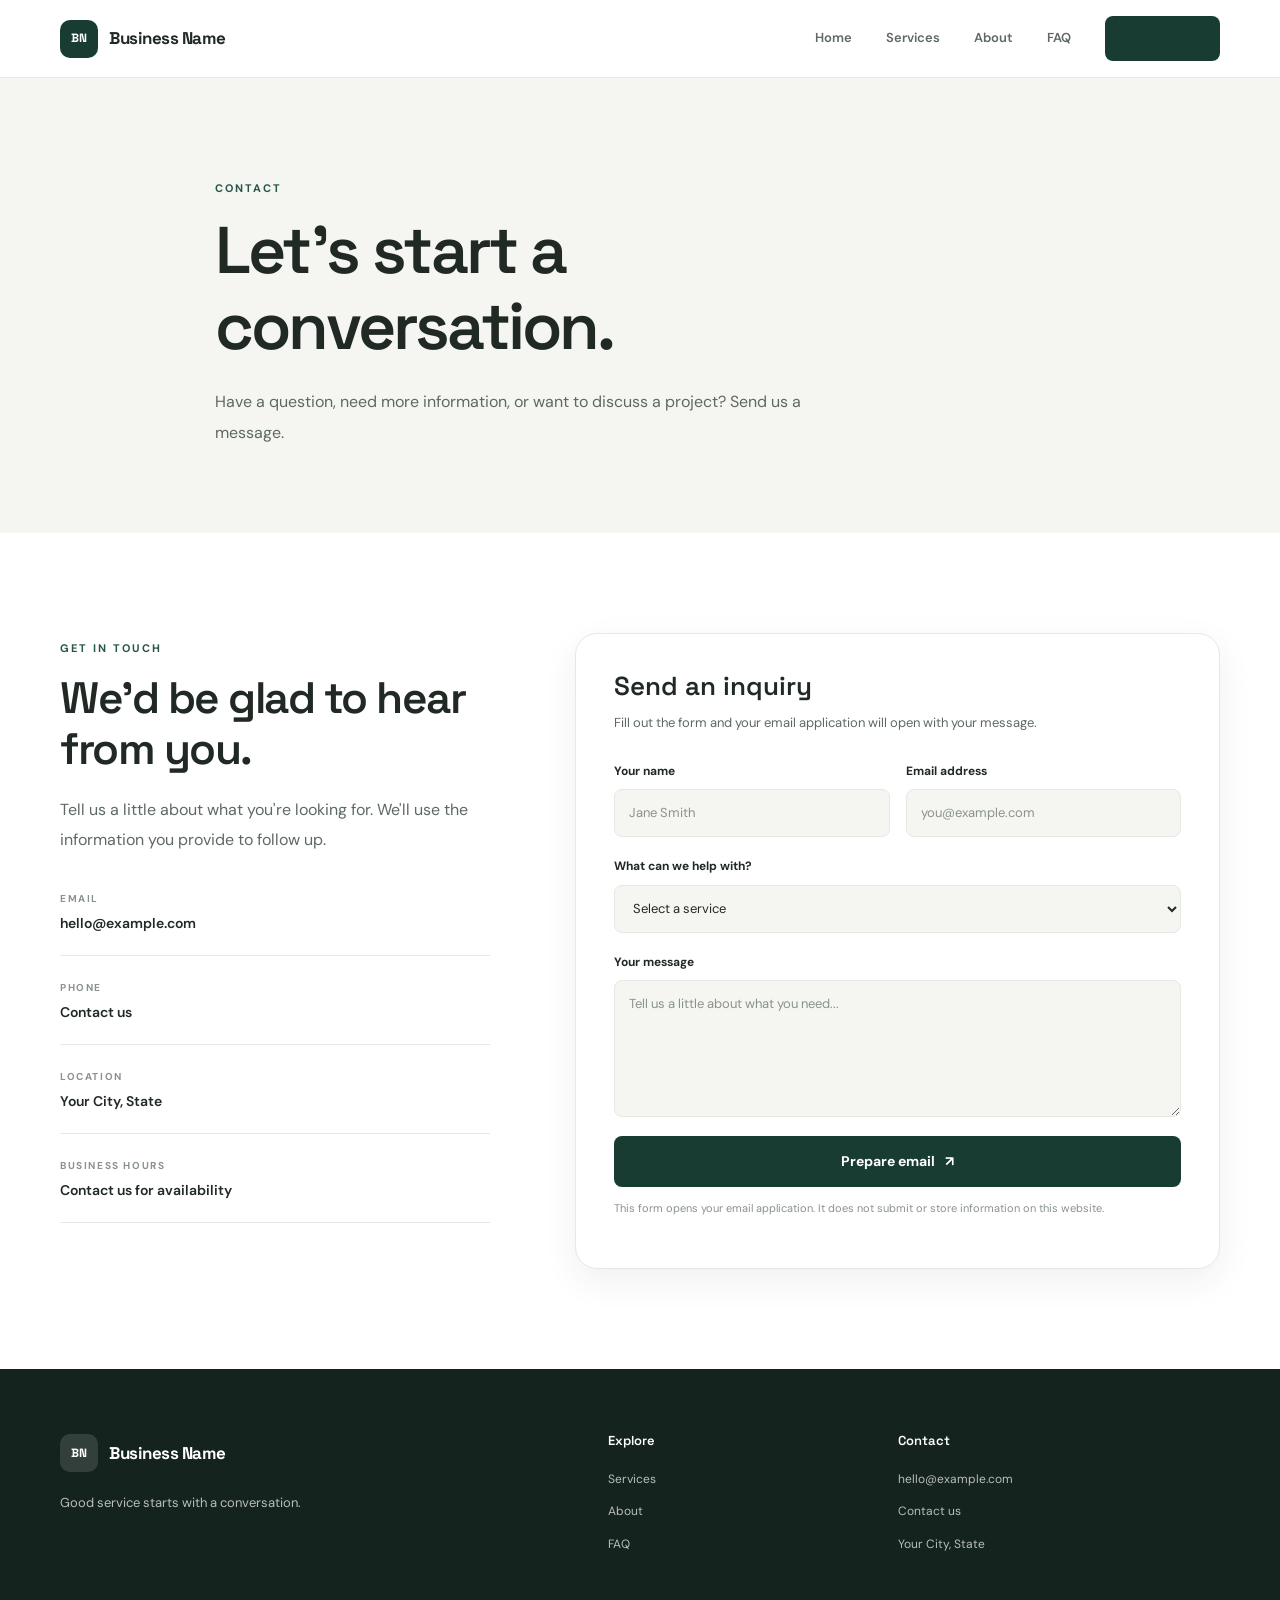
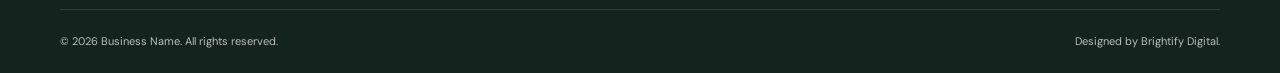
<file: contact.html>
<!DOCTYPE html>
<html lang="en">
<head>
    <meta charset="UTF-8">
    <meta name="viewport" content="width=device-width, initial-scale=1.0">

    <title>Contact | Business Name</title>
    <meta name="description" content="Contact our business with a question or service inquiry.">

    <link rel="preconnect" href="https://fonts.googleapis.com">
    <link rel="preconnect" href="https://fonts.gstatic.com" crossorigin>
    <link
        href="https://fonts.googleapis.com/css2?family=DM+Sans:wght@400;500;600;700&family=Space+Grotesk:wght@400;500;600;700&display=swap"
        rel="stylesheet"
    >

    <link rel="stylesheet" href="style.css">
    <script src="script.js" defer></script>
</head>

<body>
    <header class="site-header">
        <div class="container nav-container">
            <a class="brand" href="index.html">
                <span class="brand-mark" data-brand-initials>BN</span>
                <span data-business-name>Business Name</span>
            </a>

            <button class="menu-toggle" type="button" aria-label="Open navigation"
                aria-expanded="false" aria-controls="primary-navigation">
                <span></span><span></span>
            </button>

            <nav class="main-nav" id="primary-navigation">
                <a href="index.html">Home</a>
                <a href="services.html">Services</a>
                <a href="about.html">About</a>
                <a href="faq.html">FAQ</a>
                <a href="contact.html" class="nav-cta active">Get in touch</a>
            </nav>
        </div>
    </header>

    <main>
        <section class="page-hero">
            <div class="container page-hero-content">
                <span class="eyebrow">CONTACT</span>
                <h1>Let's start a conversation.</h1>
                <p>
                    Have a question, need more information, or want to discuss a
                    project? Send us a message.
                </p>
            </div>
        </section>

        <section class="section-padding">
            <div class="container contact-grid">
                <div class="contact-details">
                    <span class="eyebrow">GET IN TOUCH</span>
                    <h2>We'd be glad to hear from you.</h2>
                    <p>
                        Tell us a little about what you're looking for. We'll use
                        the information you provide to follow up.
                    </p>

                    <div class="contact-detail-item">
                        <span class="detail-label">EMAIL</span>
                        <a data-email-link href="mailto:hello@example.com" data-email>
                            hello@example.com
                        </a>
                    </div>

                    <div class="contact-detail-item">
                        <span class="detail-label">PHONE</span>
                        <a data-phone-link href="tel:+10000000000" data-phone>
                            Add phone number
                        </a>
                    </div>

                    <div class="contact-detail-item">
                        <span class="detail-label">LOCATION</span>
                        <span data-location>Business location</span>
                    </div>

                    <div class="contact-detail-item">
                        <span class="detail-label">BUSINESS HOURS</span>
                        <span data-hours>Contact us for availability</span>
                    </div>
                </div>

                <div class="contact-form-card">
                    <h2>Send an inquiry</h2>
                    <p>Fill out the form and your email application will open with your message.</p>

                    <form id="contact-form">
                        <div class="form-row">
                            <div class="form-field">
                                <label for="contact-name">Your name</label>
                                <input
                                    type="text"
                                    id="contact-name"
                                    name="name"
                                    placeholder="Jane Smith"
                                    required
                                >
                            </div>

                            <div class="form-field">
                                <label for="contact-email">Email address</label>
                                <input
                                    type="email"
                                    id="contact-email"
                                    name="email"
                                    placeholder="you@example.com"
                                    required
                                >
                            </div>
                        </div>

                        <div class="form-field">
                            <label for="contact-service">What can we help with?</label>
                            <select id="contact-service" name="service">
                                <option value="">Select a service</option>
                                <option value="General inquiry">General inquiry</option>
                                <option value="Services and pricing">Services and pricing</option>
                                <option value="Project discussion">Project discussion</option>
                                <option value="Other">Something else</option>
                            </select>
                        </div>

                        <div class="form-field">
                            <label for="contact-message">Your message</label>
                            <textarea
                                id="contact-message"
                                name="message"
                                rows="5"
                                placeholder="Tell us a little about what you need..."
                                required
                            ></textarea>
                        </div>

                        <button type="submit" class="button button-dark button-full">
                            Prepare email <span aria-hidden="true">↗</span>
                        </button>

                        <p class="form-disclaimer">
                            This form opens your email application. It does not
                            submit or store information on this website.
                        </p>

                        <p id="form-status" class="form-status" aria-live="polite"></p>
                    </form>
                </div>
            </div>
        </section>
    </main>

    <footer class="site-footer">
        <div class="container footer-main">
            <div class="footer-brand">
                <a class="brand brand-footer" href="index.html">
                    <span class="brand-mark" data-brand-initials>BN</span>
                    <span data-business-name>Business Name</span>
                </a>
                <p data-footer-description>Good service starts with a conversation.</p>
            </div>

            <div class="footer-column">
                <h3>Explore</h3>
                <a href="services.html">Services</a>
                <a href="about.html">About</a>
                <a href="faq.html">FAQ</a>
            </div>

            <div class="footer-column">
                <h3>Contact</h3>
                <a data-email-link href="mailto:hello@example.com" data-email>hello@example.com</a>
                <a data-phone-link href="tel:+10000000000" data-phone>Add phone number</a>
                <span data-location>Business location</span>
            </div>
        </div>

        <div class="container footer-bottom">
            <p>© <span data-current-year></span> <span data-business-name>Business Name</span>. All rights reserved.</p>
            <p>Designed by Brightify Digital.</p>
        </div>
    </footer>
</body>
</html>
</file>
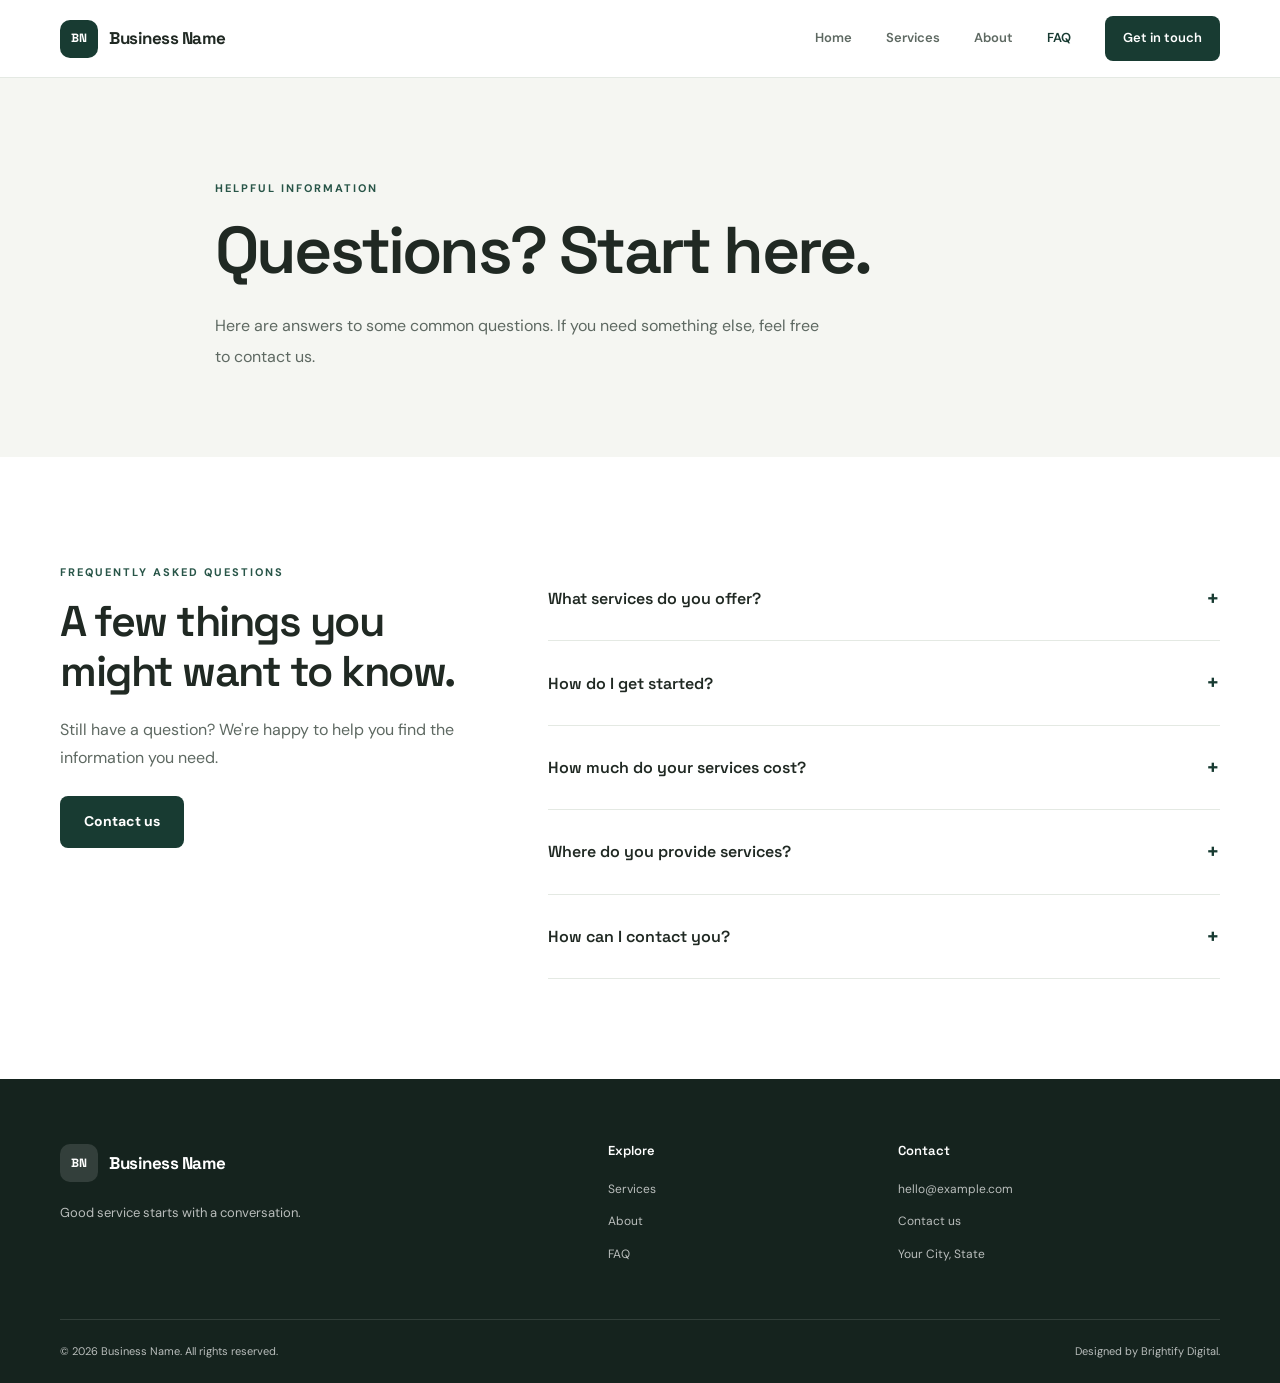
<file: faq.html>
<!DOCTYPE html>
<html lang="en">
<head>
    <meta charset="UTF-8">
    <meta name="viewport" content="width=device-width, initial-scale=1.0">

    <title>FAQ | Business Name</title>
    <meta name="description" content="Find answers to common questions about our services and business.">

    <link rel="preconnect" href="https://fonts.googleapis.com">
    <link rel="preconnect" href="https://fonts.gstatic.com" crossorigin>
    <link
        href="https://fonts.googleapis.com/css2?family=DM+Sans:wght@400;500;600;700&family=Space+Grotesk:wght@400;500;600;700&display=swap"
        rel="stylesheet"
    >

    <link rel="stylesheet" href="style.css">
    <script src="script.js" defer></script>
</head>

<body>
    <header class="site-header">
        <div class="container nav-container">
            <a class="brand" href="index.html">
                <span class="brand-mark" data-brand-initials>BN</span>
                <span data-business-name>Business Name</span>
            </a>

            <button class="menu-toggle" type="button" aria-label="Open navigation"
                aria-expanded="false" aria-controls="primary-navigation">
                <span></span><span></span>
            </button>

            <nav class="main-nav" id="primary-navigation">
                <a href="index.html">Home</a>
                <a href="services.html">Services</a>
                <a href="about.html">About</a>
                <a href="faq.html" class="active">FAQ</a>
                <a href="contact.html" class="nav-cta">Get in touch</a>
            </nav>
        </div>
    </header>

    <main>
        <section class="page-hero">
            <div class="container page-hero-content">
                <span class="eyebrow">HELPFUL INFORMATION</span>
                <h1>Questions? Start here.</h1>
                <p>
                    Here are answers to some common questions. If you need
                    something else, feel free to contact us.
                </p>
            </div>
        </section>

        <section class="section-padding">
            <div class="container faq-layout">
                <div class="faq-intro">
                    <span class="eyebrow">FREQUENTLY ASKED QUESTIONS</span>
                    <h2>A few things you might want to know.</h2>
                    <p>
                        Still have a question? We're happy to help you find the
                        information you need.
                    </p>

                    <a href="contact.html" class="button button-dark">
                        Contact us
                    </a>
                </div>

                <div class="faq-list" id="faq-list">
                    <!-- FAQ items are generated from script.js. -->
                </div>
            </div>
        </section>
    </main>

    <footer class="site-footer">
        <div class="container footer-main">
            <div class="footer-brand">
                <a class="brand brand-footer" href="index.html">
                    <span class="brand-mark" data-brand-initials>BN</span>
                    <span data-business-name>Business Name</span>
                </a>
                <p data-footer-description>Good service starts with a conversation.</p>
            </div>

            <div class="footer-column">
                <h3>Explore</h3>
                <a href="services.html">Services</a>
                <a href="about.html">About</a>
                <a href="faq.html">FAQ</a>
            </div>

            <div class="footer-column">
                <h3>Contact</h3>
                <a data-email-link href="mailto:hello@example.com" data-email>hello@example.com</a>
                <a data-phone-link href="tel:+10000000000" data-phone>Add phone number</a>
                <span data-location>Business location</span>
            </div>
        </div>

        <div class="container footer-bottom">
            <p>© <span data-current-year></span> <span data-business-name>Business Name</span>. All rights reserved.</p>
            <p>Designed by Brightify Digital.</p>
        </div>
    </footer>
</body>
</html>
</file>
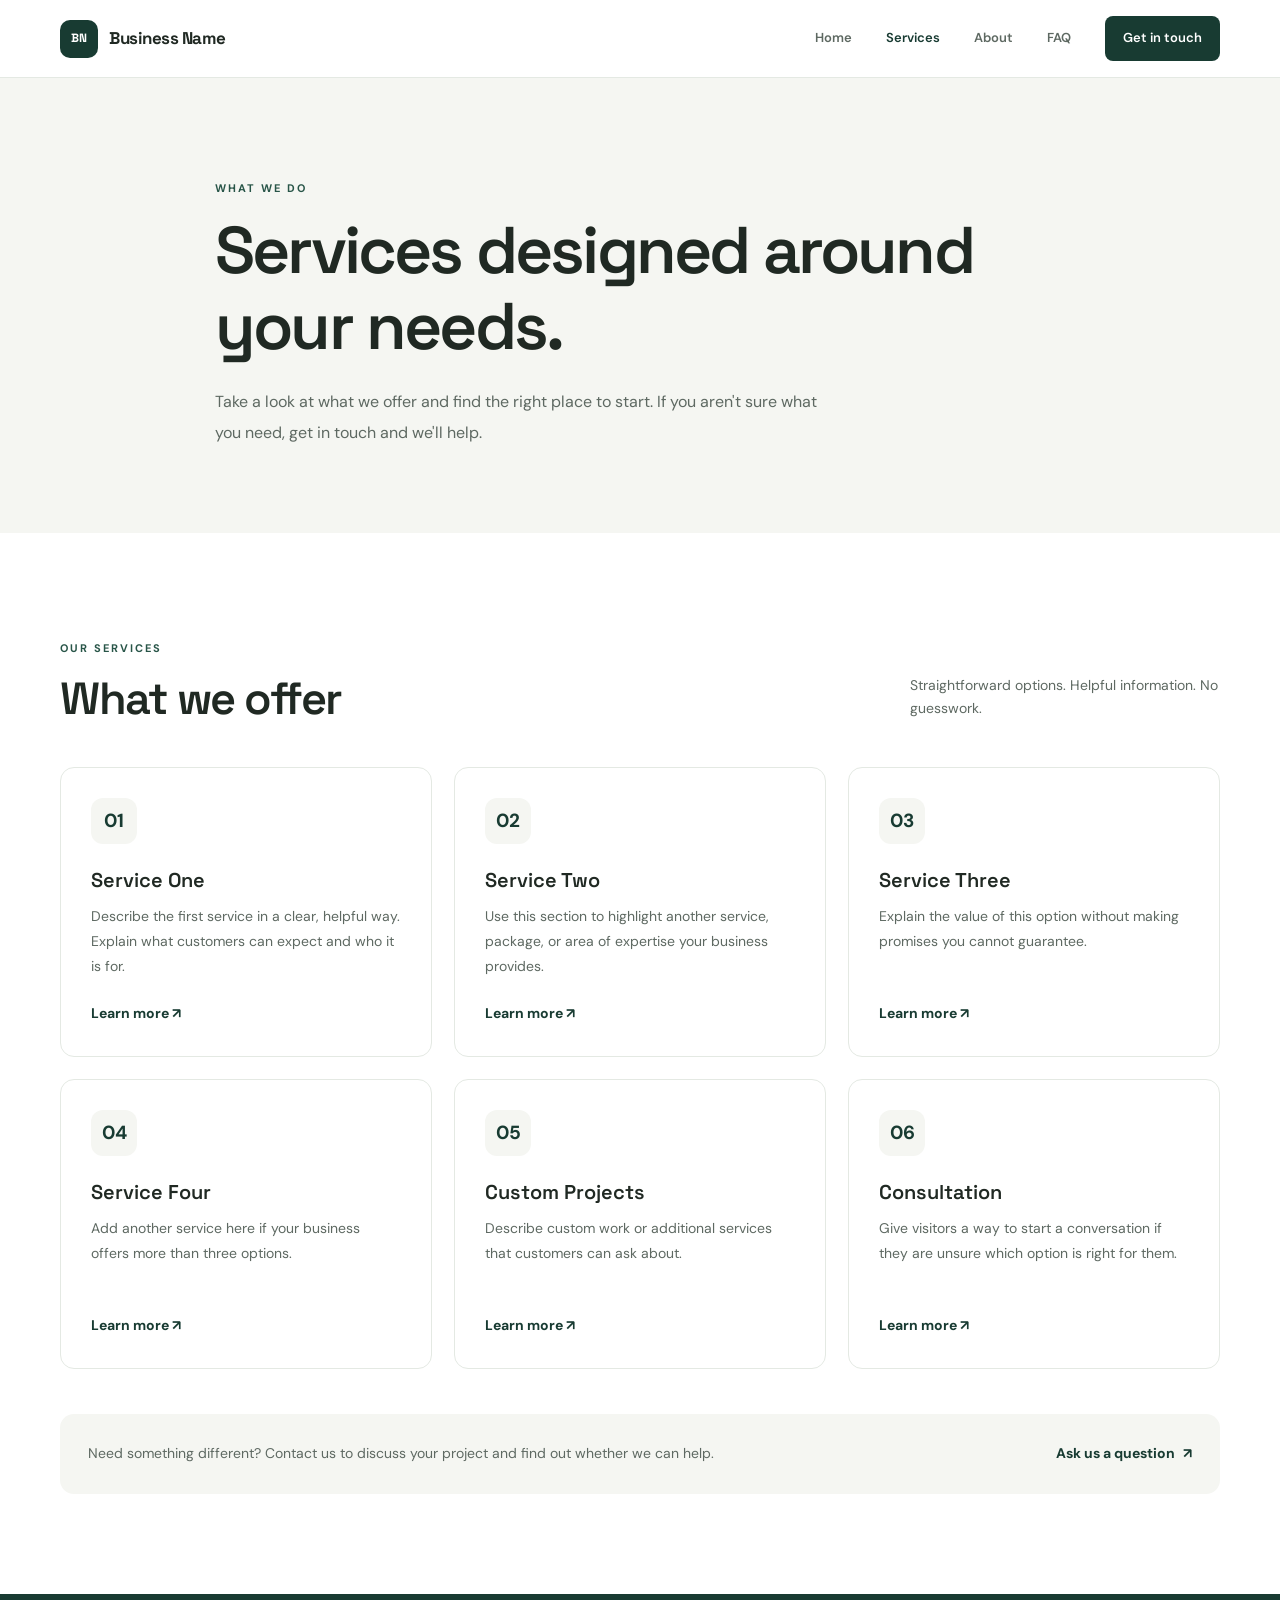
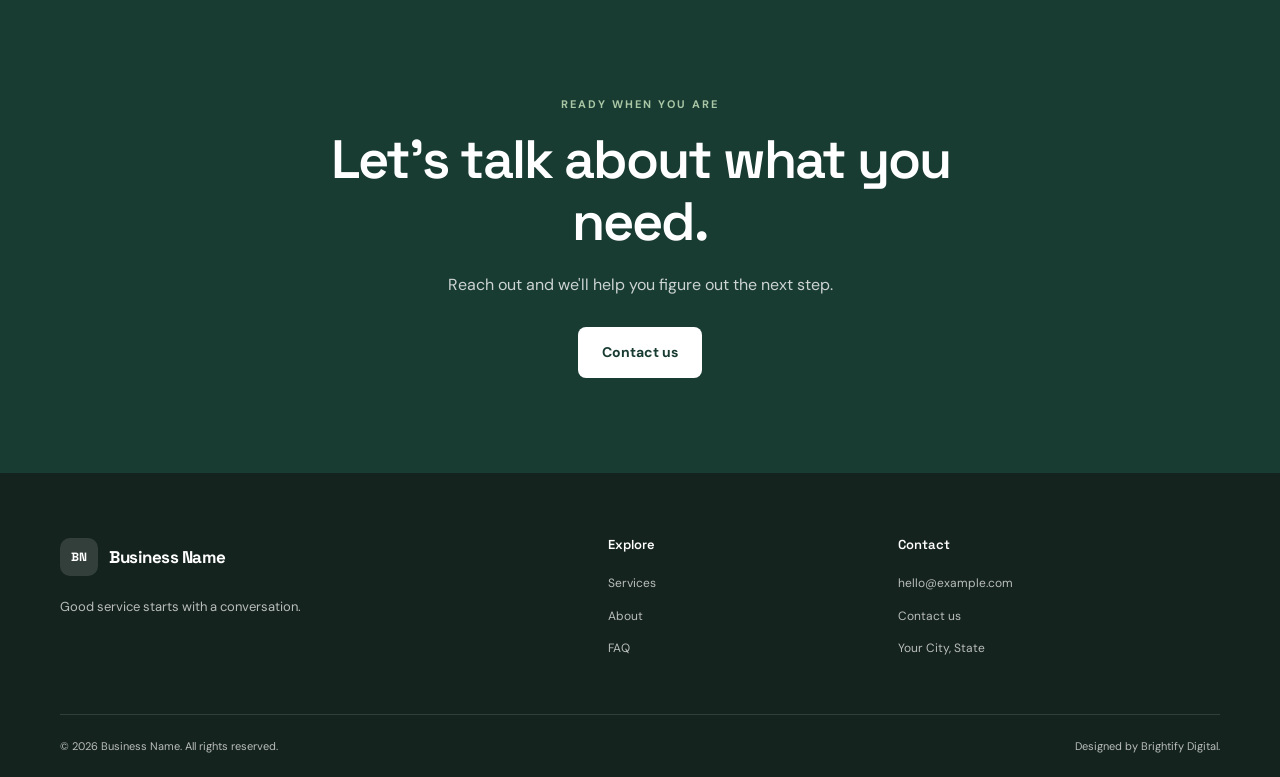
<file: services.html>
<!DOCTYPE html>
<html lang="en">
<head>
    <meta charset="UTF-8">
    <meta name="viewport" content="width=device-width, initial-scale=1.0">

    <title>Services | Business Name</title>
    <meta name="description" content="Explore the services offered by our business.">

    <link rel="preconnect" href="https://fonts.googleapis.com">
    <link rel="preconnect" href="https://fonts.gstatic.com" crossorigin>
    <link
        href="https://fonts.googleapis.com/css2?family=DM+Sans:wght@400;500;600;700&family=Space+Grotesk:wght@400;500;600;700&display=swap"
        rel="stylesheet"
    >

    <link rel="stylesheet" href="style.css">
    <script src="script.js" defer></script>
</head>

<body>
    <header class="site-header">
        <div class="container nav-container">
            <a class="brand" href="index.html">
                <span class="brand-mark" data-brand-initials>BN</span>
                <span data-business-name>Business Name</span>
            </a>

            <button class="menu-toggle" type="button" aria-label="Open navigation"
                aria-expanded="false" aria-controls="primary-navigation">
                <span></span><span></span>
            </button>

            <nav class="main-nav" id="primary-navigation">
                <a href="index.html">Home</a>
                <a href="services.html" class="active">Services</a>
                <a href="about.html">About</a>
                <a href="faq.html">FAQ</a>
                <a href="contact.html" class="nav-cta">Get in touch</a>
            </nav>
        </div>
    </header>

    <main>
        <section class="page-hero">
            <div class="container page-hero-content">
                <span class="eyebrow">WHAT WE DO</span>
                <h1>Services designed around your needs.</h1>
                <p data-services-intro>
                    Take a look at what we offer and find the right place to start.
                    If you aren't sure what you need, get in touch and we'll help.
                </p>
            </div>
        </section>

        <section class="section-padding">
            <div class="container">
                <div class="section-heading">
                    <div>
                        <span class="eyebrow">OUR SERVICES</span>
                        <h2>What we offer</h2>
                    </div>
                    <p class="section-heading-copy">
                        Straightforward options. Helpful information. No guesswork.
                    </p>
                </div>

                <div class="service-grid service-grid-large" id="all-services">
                    <!-- Service cards are generated from script.js. -->
                </div>

                <div class="service-note">
                    <p data-service-note>
                        Need something different? Contact us to discuss your project
                        and find out whether we can help.
                    </p>
                    <a href="contact.html" class="text-link">
                        Ask us a question <span aria-hidden="true">↗</span>
                    </a>
                </div>
            </div>
        </section>

        <section class="cta-section">
            <div class="container cta-content">
                <span class="eyebrow">READY WHEN YOU ARE</span>
                <h2>Let's talk about what you need.</h2>
                <p>Reach out and we'll help you figure out the next step.</p>
                <a href="contact.html" class="button button-light">Contact us</a>
            </div>
        </section>
    </main>

    <footer class="site-footer">
        <div class="container footer-main">
            <div class="footer-brand">
                <a class="brand brand-footer" href="index.html">
                    <span class="brand-mark" data-brand-initials>BN</span>
                    <span data-business-name>Business Name</span>
                </a>
                <p data-footer-description>Good service starts with a conversation.</p>
            </div>

            <div class="footer-column">
                <h3>Explore</h3>
                <a href="services.html">Services</a>
                <a href="about.html">About</a>
                <a href="faq.html">FAQ</a>
            </div>

            <div class="footer-column">
                <h3>Contact</h3>
                <a data-email-link href="mailto:hello@example.com" data-email>hello@example.com</a>
                <a data-phone-link href="tel:+10000000000" data-phone>Add phone number</a>
                <span data-location>Business location</span>
            </div>
        </div>

        <div class="container footer-bottom">
            <p>© <span data-current-year></span> <span data-business-name>Business Name</span>. All rights reserved.</p>
            <p>Designed by Brightify Digital.</p>
        </div>
    </footer>
</body>
</html>
</file>
<file: style.css>
/* =========================================================
   BRIGHTIFY DIGITAL — UNIVERSAL BUSINESS TEMPLATE
   Shared stylesheet for every page
   ========================================================= */


/* ---------------------------------------------------------
   1. THEME SETTINGS
   Change these variables to customize a client's website.
   --------------------------------------------------------- */

:root {
    --color-primary: #183b32;
    --color-primary-light: #285548;
    --color-accent: #a9c6a5;

    --color-background: #ffffff;
    --color-surface: #f5f6f2;
    --color-surface-dark: #e9ede7;

    --color-heading: #202923;
    --color-text: #5e6962;
    --color-muted: #89928b;
    --color-border: #e4e9e3;

    --color-white: #ffffff;

    --font-heading: "Space Grotesk", sans-serif;
    --font-body: "DM Sans", sans-serif;

    --container-width: 1160px;
    --header-height: 78px;

    --radius-small: 8px;
    --radius-medium: 14px;
    --radius-large: 22px;

    --shadow-soft: 0 12px 35px rgba(25, 45, 34, 0.07);
}


/* ---------------------------------------------------------
   2. RESET AND BASE STYLES
   --------------------------------------------------------- */

* {
    margin: 0;
    padding: 0;
    box-sizing: border-box;
}

html {
    scroll-behavior: smooth;
    scroll-padding-top: 100px;
}

body {
    background: var(--color-background);
    color: var(--color-text);
    font-family: var(--font-body);
    font-size: 16px;
    line-height: 1.7;
    -webkit-font-smoothing: antialiased;
}

img {
    display: block;
    max-width: 100%;
}

a {
    color: inherit;
    text-decoration: none;
}

button,
input,
textarea,
select {
    font: inherit;
}

button,
a {
    -webkit-tap-highlight-color: transparent;
}

button:focus-visible,
a:focus-visible,
input:focus-visible,
textarea:focus-visible,
select:focus-visible {
    outline: 3px solid var(--color-accent);
    outline-offset: 3px;
}

h1,
h2,
h3,
h4 {
    color: var(--color-heading);
    font-family: var(--font-heading);
    font-weight: 600;
    line-height: 1.15;
}

p {
    margin-bottom: 16px;
}

.container {
    width: min(var(--container-width), calc(100% - 48px));
    margin-inline: auto;
}

.section-padding {
    padding: 100px 0;
}

.section-muted {
    background: var(--color-surface);
}

.eyebrow {
    display: inline-block;
    margin-bottom: 17px;
    color: var(--color-primary-light);
    font-size: 11px;
    font-weight: 700;
    letter-spacing: 2px;
    line-height: 1.4;
    text-transform: uppercase;
}


/* ---------------------------------------------------------
   3. BUTTONS AND LINKS
   --------------------------------------------------------- */

.button {
    display: inline-flex;
    min-height: 50px;
    align-items: center;
    justify-content: center;
    gap: 10px;
    padding: 13px 23px;
    border: 1px solid transparent;
    border-radius: var(--radius-small);
    cursor: pointer;
    font-size: 14px;
    font-weight: 700;
    transition:
        background 0.2s ease,
        color 0.2s ease,
        border-color 0.2s ease,
        transform 0.2s ease;
}

.button:hover {
    transform: translateY(-2px);
}

.button-primary {
    background: var(--color-primary);
    color: var(--color-white);
}

.button-primary:hover,
.button-dark:hover {
    background: var(--color-primary-light);
}

.button-dark {
    background: var(--color-primary);
    color: var(--color-white);
}

.button-outline-light {
    border-color: rgba(255, 255, 255, 0.55);
    background: transparent;
    color: var(--color-white);
}

.button-outline-light:hover {
    border-color: var(--color-white);
    background: rgba(255, 255, 255, 0.12);
}

.button-light {
    background: var(--color-white);
    color: var(--color-primary);
}

.button-light:hover {
    background: var(--color-surface);
}

.button-full {
    width: 100%;
}

.text-link {
    display: inline-flex;
    align-items: center;
    gap: 8px;
    color: var(--color-primary);
    font-size: 14px;
    font-weight: 700;
}

.text-link span {
    transition: transform 0.2s ease;
}

.text-link:hover span {
    transform: translate(3px, -3px);
}


/* ---------------------------------------------------------
   4. HEADER AND NAVIGATION
   --------------------------------------------------------- */

.site-header {
    position: sticky;
    z-index: 100;
    top: 0;
    width: 100%;
    height: var(--header-height);
    border-bottom: 1px solid var(--color-border);
    background: rgba(255, 255, 255, 0.96);
    backdrop-filter: blur(14px);
}

.nav-container {
    display: flex;
    height: 100%;
    align-items: center;
    justify-content: space-between;
}

.brand {
    display: inline-flex;
    align-items: center;
    gap: 11px;
    color: var(--color-heading);
    font-family: var(--font-heading);
    font-size: 17px;
    font-weight: 700;
    letter-spacing: -0.5px;
}

.brand-mark {
    display: grid;
    width: 38px;
    height: 38px;
    place-items: center;
    border-radius: 10px;
    background: var(--color-primary);
    color: var(--color-white);
    font-size: 12px;
    letter-spacing: 0.5px;
}

.main-nav {
    display: flex;
    height: 100%;
    align-items: center;
    gap: 34px;
}

.main-nav a {
    color: var(--color-text);
    font-size: 13px;
    font-weight: 600;
    transition: color 0.2s ease;
}

.main-nav a:hover,
.main-nav a.active {
    color: var(--color-primary);
}

.main-nav .nav-cta {
    padding: 11px 18px;
    border-radius: var(--radius-small);
    background: var(--color-primary);
    color: var(--color-white);
}

.main-nav .nav-cta:hover {
    background: var(--color-primary-light);
    color: var(--color-white);
}

.menu-toggle {
    display: none;
    width: 42px;
    height: 42px;
    align-items: center;
    justify-content: center;
    flex-direction: column;
    gap: 6px;
    border: 1px solid var(--color-border);
    border-radius: var(--radius-small);
    background: var(--color-white);
    cursor: pointer;
}

.menu-toggle span {
    width: 18px;
    height: 2px;
    border-radius: 5px;
    background: var(--color-heading);
}


/* ---------------------------------------------------------
   5. HOMEPAGE HERO
   --------------------------------------------------------- */

.hero {
    position: relative;
    display: flex;
    min-height: 640px;
    align-items: center;
    overflow: hidden;
    background: var(--color-primary);
}

.hero-image {
    position: absolute;
    inset: 0;
    background-image:
        linear-gradient(
            90deg,
            rgba(12, 30, 25, 0.91) 0%,
            rgba(12, 30, 25, 0.72) 48%,
            rgba(12, 30, 25, 0.25) 100%
        ),
        url("https://images.unsplash.com/photo-1497366754035-f200968a6e72?auto=format&fit=crop&w=2000&q=90");
    background-position: center;
    background-size: cover;
}

.hero-content {
    position: relative;
    z-index: 1;
    padding-top: 80px;
    padding-bottom: 80px;
}

.hero-eyebrow {
    color: #d4e4d1;
}

.hero h1 {
    max-width: 780px;
    margin-bottom: 25px;
    color: var(--color-white);
    font-size: clamp(48px, 7vw, 82px);
    letter-spacing: -3.5px;
}

.hero-content > p {
    max-width: 550px;
    margin-bottom: 32px;
    color: rgba(255, 255, 255, 0.83);
    font-size: 17px;
    line-height: 1.8;
}

.hero-actions {
    display: flex;
    flex-wrap: wrap;
    gap: 13px;
}

.hero-note {
    display: flex;
    align-items: center;
    gap: 10px;
    margin-top: 48px;
    color: rgba(255, 255, 255, 0.8);
    font-size: 12px;
    font-weight: 500;
}

.status-dot {
    width: 8px;
    height: 8px;
    border-radius: 50%;
    background: var(--color-accent);
}


/* ---------------------------------------------------------
   6. INTRO SECTION
   --------------------------------------------------------- */

.intro-grid {
    display: grid;
    grid-template-columns: 1fr 0.85fr;
    align-items: start;
    gap: 90px;
}

.intro-grid h2 {
    max-width: 570px;
    font-size: clamp(32px, 4vw, 47px);
    letter-spacing: -1.7px;
}

.intro-copy {
    padding-top: 35px;
}

.intro-copy p {
    margin-bottom: 25px;
    font-size: 16px;
    line-height: 1.9;
}


/* ---------------------------------------------------------
   7. SECTION HEADINGS
   --------------------------------------------------------- */

.section-heading {
    display: flex;
    align-items: end;
    justify-content: space-between;
    gap: 30px;
    margin-bottom: 42px;
}

.section-heading h2,
.centered-heading h2 {
    font-size: clamp(32px, 4vw, 45px);
    letter-spacing: -1.5px;
}

.section-heading-copy {
    max-width: 310px;
    margin-bottom: 4px;
    font-size: 14px;
}

.centered-heading {
    max-width: 650px;
    margin: 0 auto 45px;
    text-align: center;
}

.centered-heading p {
    margin-top: 16px;
}


/* ---------------------------------------------------------
   8. SERVICE CARDS
   --------------------------------------------------------- */

.service-grid {
    display: grid;
    grid-template-columns: repeat(3, minmax(0, 1fr));
    gap: 22px;
}

.service-card {
    display: flex;
    min-height: 260px;
    flex-direction: column;
    align-items: flex-start;
    padding: 30px;
    border: 1px solid var(--color-border);
    border-radius: var(--radius-medium);
    background: var(--color-white);
    transition:
        transform 0.25s ease,
        box-shadow 0.25s ease,
        border-color 0.25s ease;
}

.service-card:hover {
    transform: translateY(-5px);
    border-color: var(--color-accent);
    box-shadow: var(--shadow-soft);
}

.service-icon {
    display: grid;
    width: 46px;
    height: 46px;
    margin-bottom: 25px;
    place-items: center;
    border-radius: 12px;
    background: var(--color-surface);
    color: var(--color-primary);
    font-size: 19px;
    font-weight: 700;
}

.service-card h3 {
    margin-bottom: 12px;
    font-size: 20px;
}

.service-card p {
    margin-bottom: 20px;
    font-size: 14px;
    line-height: 1.8;
}

.service-card .text-link {
    margin-top: auto;
}

.service-grid-large .service-card {
    min-height: 290px;
}


/* ---------------------------------------------------------
   9. DIFFERENCE / WHY US SECTION
   --------------------------------------------------------- */

.difference-grid {
    display: grid;
    grid-template-columns: 0.95fr 1fr;
    align-items: center;
    gap: 90px;
}

.difference-image {
    height: 540px;
    overflow: hidden;
    border-radius: var(--radius-large);
    background: var(--color-surface);
}

.difference-image img,
.about-image img {
    width: 100%;
    height: 100%;
    object-fit: cover;
}

.difference-copy h2 {
    max-width: 490px;
    margin-bottom: 20px;
    font-size: clamp(34px, 4vw, 48px);
    letter-spacing: -1.7px;
}

.difference-copy > p {
    margin-bottom: 28px;
    font-size: 15px;
    line-height: 1.9;
}

.value-list {
    margin-bottom: 32px;
}

.value-item {
    display: flex;
    gap: 20px;
    padding: 18px 0;
    border-bottom: 1px solid var(--color-border);
}

.value-number {
    color: var(--color-primary-light);
    font-family: var(--font-heading);
    font-size: 13px;
    font-weight: 700;
}

.value-item h3 {
    margin-bottom: 5px;
    font-size: 16px;
}

.value-item p {
    margin-bottom: 0;
    font-size: 13px;
}


/* ---------------------------------------------------------
   10. CALL TO ACTION
   --------------------------------------------------------- */

.cta-section {
    padding: 95px 0;
    background: var(--color-primary);
    text-align: center;
}

.cta-content {
    max-width: 700px;
}

.cta-section .eyebrow {
    color: var(--color-accent);
}

.cta-section h2 {
    margin-bottom: 18px;
    color: var(--color-white);
    font-size: clamp(36px, 5vw, 54px);
    letter-spacing: -2px;
}

.cta-section p {
    max-width: 520px;
    margin: 0 auto 28px;
    color: rgba(255, 255, 255, 0.78);
}


/* ---------------------------------------------------------
   11. INNER PAGE HERO
   --------------------------------------------------------- */

.page-hero {
    padding: 95px 0 85px;
    background: var(--color-surface);
}

.page-hero-content {
    max-width: 850px;
}

.page-hero h1 {
    max-width: 760px;
    margin-bottom: 22px;
    font-size: clamp(42px, 6vw, 66px);
    letter-spacing: -2.8px;
}

.page-hero p {
    max-width: 620px;
    margin-bottom: 0;
    font-size: 16px;
    line-height: 1.9;
}


/* ---------------------------------------------------------
   12. SERVICES PAGE NOTE
   --------------------------------------------------------- */

.service-note {
    display: flex;
    align-items: center;
    justify-content: space-between;
    gap: 25px;
    margin-top: 45px;
    padding: 28px;
    border-radius: var(--radius-medium);
    background: var(--color-surface);
}

.service-note p {
    max-width: 650px;
    margin-bottom: 0;
    font-size: 14px;
}


/* ---------------------------------------------------------
   13. ABOUT PAGE
   --------------------------------------------------------- */

.about-grid {
    display: grid;
    grid-template-columns: 0.95fr 1fr;
    align-items: center;
    gap: 85px;
}

.about-image {
    height: 490px;
    overflow: hidden;
    border-radius: var(--radius-large);
    background: var(--color-surface);
}

.about-copy h2 {
    margin-bottom: 22px;
    font-size: clamp(34px, 4vw, 48px);
    letter-spacing: -1.7px;
}

.about-copy p {
    font-size: 15px;
    line-height: 1.9;
}

.value-grid {
    display: grid;
    grid-template-columns: repeat(3, 1fr);
    gap: 22px;
}

.value-card {
    padding: 30px;
    border: 1px solid var(--color-border);
    border-radius: var(--radius-medium);
    background: var(--color-white);
}

.value-card .value-number {
    display: inline-block;
    margin-bottom: 28px;
}

.value-card h3 {
    margin-bottom: 12px;
    font-size: 20px;
}

.value-card p {
    margin-bottom: 0;
    font-size: 14px;
}


/* ---------------------------------------------------------
   14. CONTACT PAGE
   --------------------------------------------------------- */

.contact-grid {
    display: grid;
    grid-template-columns: 0.8fr 1.2fr;
    align-items: start;
    gap: 85px;
}

.contact-details h2 {
    margin-bottom: 20px;
    font-size: clamp(32px, 4vw, 44px);
    letter-spacing: -1.5px;
}

.contact-details > p {
    margin-bottom: 35px;
    line-height: 1.9;
}

.contact-detail-item {
    display: flex;
    flex-direction: column;
    gap: 5px;
    margin-bottom: 23px;
    padding-bottom: 19px;
    border-bottom: 1px solid var(--color-border);
    overflow-wrap: anywhere;
}

.detail-label {
    color: var(--color-muted);
    font-size: 10px;
    font-weight: 700;
    letter-spacing: 1.6px;
}

.contact-detail-item a,
.contact-detail-item > span:last-child {
    color: var(--color-heading);
    font-size: 14px;
    font-weight: 600;
}

.contact-form-card {
    padding: 38px;
    border: 1px solid var(--color-border);
    border-radius: var(--radius-large);
    background: var(--color-white);
    box-shadow: var(--shadow-soft);
}

.contact-form-card h2 {
    margin-bottom: 10px;
    font-size: 26px;
}

.contact-form-card > p {
    margin-bottom: 27px;
    font-size: 13px;
}

.form-row {
    display: grid;
    grid-template-columns: repeat(2, minmax(0, 1fr));
    gap: 16px;
}

.form-field {
    display: flex;
    flex-direction: column;
    gap: 8px;
    margin-bottom: 19px;
}

.form-field label {
    color: var(--color-heading);
    font-size: 12px;
    font-weight: 700;
}

.form-field input,
.form-field select,
.form-field textarea {
    width: 100%;
    min-height: 48px;
    padding: 12px 14px;
    border: 1px solid var(--color-border);
    border-radius: var(--radius-small);
    background: var(--color-surface);
    color: var(--color-heading);
    font-size: 13px;
}

.form-field textarea {
    min-height: 135px;
    resize: vertical;
}

.form-field input::placeholder,
.form-field textarea::placeholder {
    color: var(--color-muted);
}

.form-disclaimer {
    margin: 13px 0 0;
    color: var(--color-muted);
    font-size: 11px;
    line-height: 1.6;
}

.form-status {
    margin: 12px 0 0;
    font-size: 13px;
}


/* ---------------------------------------------------------
   15. FAQ PAGE
   --------------------------------------------------------- */

.faq-layout {
    display: grid;
    grid-template-columns: 0.75fr 1.25fr;
    align-items: start;
    gap: 85px;
}

.faq-intro h2 {
    margin-bottom: 20px;
    font-size: clamp(32px, 4vw, 43px);
    letter-spacing: -1.5px;
}

.faq-intro p {
    margin-bottom: 25px;
}

.faq-item {
    border-bottom: 1px solid var(--color-border);
}

.faq-question {
    display: flex;
    width: 100%;
    align-items: center;
    justify-content: space-between;
    gap: 20px;
    padding: 23px 0;
    border: 0;
    background: transparent;
    color: var(--color-heading);
    cursor: pointer;
    font-family: var(--font-heading);
    font-size: 16px;
    font-weight: 600;
    text-align: left;
}

.faq-symbol {
    color: var(--color-primary);
    font-size: 22px;
    transition: transform 0.2s ease;
}

.faq-item.open .faq-symbol {
    transform: rotate(45deg);
}

.faq-answer {
    display: none;
    padding: 0 35px 20px 0;
    font-size: 14px;
    line-height: 1.9;
}

.faq-item.open .faq-answer {
    display: block;
}


/* ---------------------------------------------------------
   16. FOOTER
   --------------------------------------------------------- */

.site-footer {
    padding-top: 65px;
    background: #15231e;
    color: rgba(255, 255, 255, 0.7);
}

.footer-main {
    display: grid;
    grid-template-columns: 1.5fr 0.7fr 1fr;
    gap: 65px;
    padding-bottom: 55px;
}

.brand-footer {
    color: var(--color-white);
}

.brand-footer .brand-mark {
    background: rgba(255, 255, 255, 0.13);
}

.footer-brand > p {
    max-width: 300px;
    margin-top: 20px;
    font-size: 13px;
}

.footer-column {
    display: flex;
    flex-direction: column;
    align-items: flex-start;
    gap: 12px;
}

.footer-column h3 {
    margin-bottom: 8px;
    color: var(--color-white);
    font-size: 13px;
}

.footer-column a,
.footer-column span {
    overflow-wrap: anywhere;
    font-size: 12px;
    transition: color 0.2s ease;
}

.footer-column a:hover {
    color: var(--color-white);
}

.footer-bottom {
    display: flex;
    justify-content: space-between;
    gap: 20px;
    padding: 22px 0;
    border-top: 1px solid rgba(255, 255, 255, 0.12);
}

.footer-bottom p {
    margin: 0;
    font-size: 11px;
}


/* ---------------------------------------------------------
   17. RESPONSIVE TABLET LAYOUT
   --------------------------------------------------------- */

@media (max-width: 900px) {
    .section-padding {
        padding: 75px 0;
    }

    .intro-grid,
    .difference-grid,
    .about-grid,
    .contact-grid,
    .faq-layout {
        grid-template-columns: 1fr;
        gap: 40px;
    }

    .intro-copy {
        padding-top: 0;
    }

    .difference-image,
    .about-image {
        height: 400px;
    }

    .service-grid {
        grid-template-columns: repeat(2, minmax(0, 1fr));
    }

    .footer-main {
        grid-template-columns: 1fr 1fr;
        gap: 40px;
    }

    .footer-brand {
        grid-column: 1 / -1;
    }
}


/* ---------------------------------------------------------
   18. RESPONSIVE MOBILE LAYOUT
   --------------------------------------------------------- */

@media (max-width: 650px) {
    :root {
        --header-height: 70px;
    }

    .container {
        width: min(100% - 36px, var(--container-width));
    }

    .section-padding {
        padding: 65px 0;
    }

    .menu-toggle {
        display: flex;
    }

    .main-nav {
        position: absolute;
        top: calc(var(--header-height) - 1px);
        right: 0;
        left: 0;
        display: none;
        height: auto;
        align-items: stretch;
        flex-direction: column;
        gap: 0;
        padding: 12px 18px 20px;
        border-bottom: 1px solid var(--color-border);
        background: var(--color-white);
        box-shadow: var(--shadow-soft);
    }

    .main-nav.open {
        display: flex;
    }

    .main-nav a {
        padding: 13px 8px;
    }

    .main-nav .nav-cta {
        margin-top: 8px;
        text-align: center;
    }

    .hero {
        min-height: 590px;
    }

    .hero-content {
        padding-top: 70px;
        padding-bottom: 65px;
    }

    .hero h1 {
        font-size: clamp(43px, 12vw, 61px);
        letter-spacing: -2.5px;
    }

    .hero-content > p {
        font-size: 15px;
    }

    .hero-note {
        margin-top: 35px;
    }

    .section-heading {
        align-items: flex-start;
        flex-direction: column;
        gap: 15px;
    }

    .service-grid,
    .value-grid {
        grid-template-columns: 1fr;
    }

    .service-card {
        min-height: 230px;
    }

    .difference-image,
    .about-image {
        height: 310px;
    }

    .service-note {
        align-items: flex-start;
        flex-direction: column;
    }

    .page-hero {
        padding: 70px 0 60px;
    }

    .page-hero h1 {
        font-size: 43px;
        letter-spacing: -2px;
    }

    .form-row {
        grid-template-columns: 1fr;
        gap: 0;
    }

    .contact-form-card {
        padding: 24px;
    }

    .footer-main {
        grid-template-columns: 1fr 1fr;
        gap: 35px 20px;
    }

    .footer-bottom {
        align-items: flex-start;
        flex-direction: column;
        gap: 8px;
    }

    .cta-section {
        padding: 75px 0;
    }
}


/* ---------------------------------------------------------
   19. REDUCED MOTION ACCESSIBILITY
   --------------------------------------------------------- */

@media (prefers-reduced-motion: reduce) {
    *,
    *::before,
    *::after {
        scroll-behavior: auto !important;
        animation-duration: 0.01ms !important;
        transition-duration: 0.01ms !important;
    }
}
</file>
